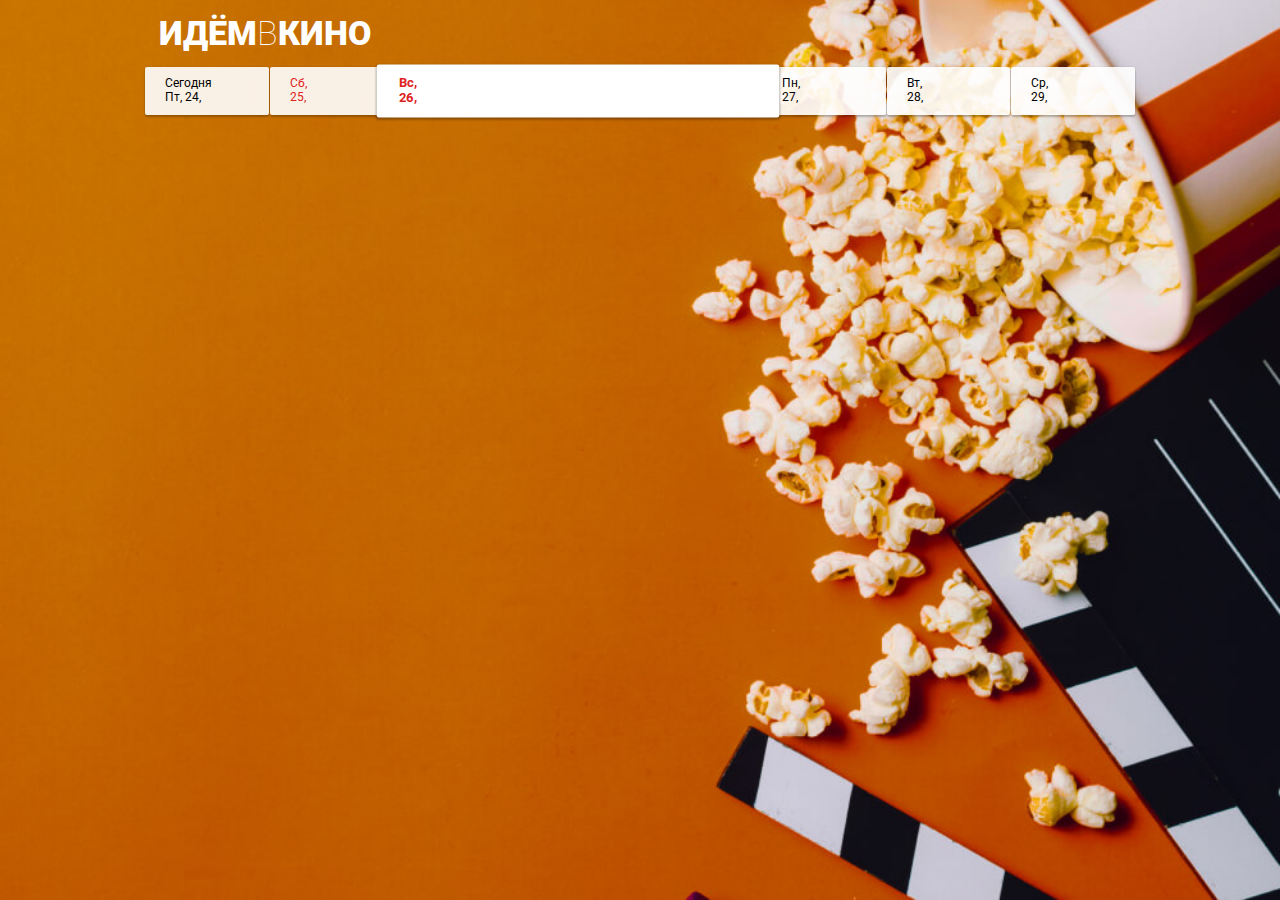
<file: index.html>
<!DOCTYPE html>
<html lang="ru">

<head>
  <meta charset="UTF-8">
  <meta name="viewport" content="width=device-width, initial-scale=1.0">
  <link href="https://cdn.jsdelivr.net/npm/bootstrap@5.0.2/dist/css/bootstrap.min.css" rel="stylesheet" integrity="sha384-EVSTQN3/azprG1Anm3QDgpJLIm9Nao0Yz1ztcQTwFspd3yD65VohhpuuCOmLASjC" crossorigin="anonymous">
  <script src="https://cdn.jsdelivr.net/npm/bootstrap@5.0.2/dist/js/bootstrap.bundle.min.js" integrity="sha384-MrcW6ZMFYlzcLA8Nl+NtUVF0sA7MsXsP1UyJoMp4YLEuNSfAP+JcXn/tWtIaxVXM" crossorigin="anonymous"></script>

  <meta http-equiv="X-UA-Compatible" content="ie=edge">
  <title>ИдёмВКино</title>
  <link rel="stylesheet" href="css/normalize.css">
  <link rel="stylesheet" href="css/styles.css">
  <link href="https://fonts.googleapis.com/css?family=Roboto:100,300,400,500,700,900&amp;subset=cyrillic,cyrillic-ext,latin-ext" rel="stylesheet">
</head>

<body>
  <header class="page-header">
    <h1 class="page-header__title">Идём<span>в</span>кино</h1>
  </header>
  
  <nav class="page-nav">
    <a class="page-nav__day page-nav__day_today" href="#">
      <span class="page-nav__day-week">Пн</span><span class="page-nav__day-number">31</span>
    </a>
    <a class="page-nav__day" href="#">
      <span class="page-nav__day-week">Вт</span><span class="page-nav__day-number">1</span>
    </a>
    <a class="page-nav__day page-nav__day_chosen" href="#">
      <span class="page-nav__day-week">Ср</span><span class="page-nav__day-number">2</span>
    </a>
    <a class="page-nav__day" href="#">
      <span class="page-nav__day-week">Чт</span><span class="page-nav__day-number">3</span>
    </a>
    <a class="page-nav__day" href="#">
      <span class="page-nav__day-week">Пт</span><span class="page-nav__day-number">4</span>
    </a>
    <a class="page-nav__day page-nav__day_weekend" href="#">
      <span class="page-nav__day-week">Сб</span><span class="page-nav__day-number">5</span>
    </a>
  </nav>
  
  <main>
   <!--   <section class="movie">
      <div class="movie__info">
        <div class="movie__poster">
          <img class="movie__poster-image" alt="Звёздные войны постер" src="i/poster1.jpg">
        </div>
        <div class="movie__description">
          <h2 class="movie__title">Звёздные войны XXIII: Атака клонированных клонов</h2>
          <p class="movie__synopsis">Две сотни лет назад малороссийские хутора разоряла шайка нехристей-ляхов во главе с могущественным колдуном.</p>
          <p class="movie__data">
            <span class="movie__data-duration">130 минут</span>
            <span class="movie__data-origin">США</span>
          </p>
        </div>
      </div>  
      
      <div class="movie-seances__hall">
        <h3 class="movie-seances__hall-title">Зал 1</h3>
        <ul class="movie-seances__list">
          <li class="movie-seances__time-block"><a class="movie-seances__time" href="hall.html">10:20</a></li>
          <li class="movie-seances__time-block"><a class="movie-seances__time" href="hall.html">14:10</a></li>
          <li class="movie-seances__time-block"><a class="movie-seances__time" href="hall.html">18:40</a></li>
          <li class="movie-seances__time-block"><a class="movie-seances__time" href="hall.html">22:00</a></li>
        </ul>
      </div>
      <div class="movie-seances__hall">
        <h3 class="movie-seances__hall-title">Зал 2</h3>
        <ul class="movie-seances__list">
          <li class="movie-seances__time-block"><a class="movie-seances__time" href="hall.html">11:15</a></li>
          <li class="movie-seances__time-block"><a class="movie-seances__time" href="hall.html">14:40</a></li>
          <li class="movie-seances__time-block"><a class="movie-seances__time" href="hall.html">16:00</a></li>
          <li class="movie-seances__time-block"><a class="movie-seances__time" href="hall.html">18:30</a></li>
          <li class="movie-seances__time-block"><a class="movie-seances__time" href="hall.html">21:00</a></li>
          <li class="movie-seances__time-block"><a class="movie-seances__time" href="hall.html">23:30</a></li>     
        </ul>
      </div>      
    </section>
    
    <section class="movie">
      <div class="movie__info">      
        <div class="movie__poster">
          <img class="movie__poster-image" alt="Альфа постер" src="i/poster2.jpg">
        </div>
        <div class="movie__description">        
          <h2 class="movie__title">Альфа</h2>
          <p class="movie__synopsis">20 тысяч лет назад Земля была холодным и неуютным местом, в котором смерть подстерегала человека на каждом шагу.</p>
          <p class="movie__data">
            <span class="movie__data-duration">96 минут</span>
            <span class="movie__data-origin">Франция</span>
          </p>
        </div>    
      </div>  
      <div class="movie-seances__hall">
        <h3 class="movie-seances__hall-title">Зал 1</h3>
        <ul class="movie-seances__list">
          <li class="movie-seances__time-block"><a class="movie-seances__time" href="hall.html">10:20</a></li>
          <li class="movie-seances__time-block"><a class="movie-seances__time" href="hall.html">14:10</a></li>
          <li class="movie-seances__time-block"><a class="movie-seances__time" href="hall.html">18:40</a></li>
          <li class="movie-seances__time-block"><a class="movie-seances__time" href="hall.html">22:00</a></li>
        </ul>
      </div>
      <div class="movie-seances__hall">
        <h3 class="movie-seances__hall-title">Зал 2</h3>
        <ul class="movie-seances__list">
          <li class="movie-seances__time-block"><a class="movie-seances__time" href="hall.html">11:15</a></li>
          <li class="movie-seances__time-block"><a class="movie-seances__time" href="hall.html">14:40</a></li>
          <li class="movie-seances__time-block"><a class="movie-seances__time" href="hall.html">16:00</a></li>
          <li class="movie-seances__time-block"><a class="movie-seances__time" href="hall.html">18:30</a></li>
          <li class="movie-seances__time-block"><a class="movie-seances__time" href="hall.html">21:00</a></li>
          <li class="movie-seances__time-block"><a class="movie-seances__time" href="hall.html">23:30</a></li>     
        </ul>
      </div>      
    </section>   
    
    <section class="movie">
      <div class="movie__info">      
        <div class="movie__poster">
          <img class="movie__poster-image" alt="Хищник постер" src="i/poster2.jpg">
        </div>
        <div class="movie__description">        
          <h2 class="movie__title">Хищник</h2>
          <p class="movie__synopsis">Самые опасные хищники Вселенной, прибыв из глубин космоса, высаживаются на улицах маленького городка, чтобы начать свою кровавую охоту. Генетически модернизировав себя с помощью ДНК других видов, охотники стали ещё сильнее, умнее и беспощаднее.</p>
          <p class="movie__data">
            <span class="movie__data-duration">101 минута</span>
            <span class="movie__data-origin">Канада, США</span>
          </p>
        </div>    
      </div>  
      <div class="movie-seances__hall">
        <h3 class="movie-seances__hall-title">Зал 1</h3>
        <ul class="movie-seances__list">
          <li class="movie-seances__time-block"><a class="movie-seances__time" href="hall.html">09:00</a></li>
          <li class="movie-seances__time-block"><a class="movie-seances__time" href="hall.html">10:10</a></li>
          <li class="movie-seances__time-block"><a class="movie-seances__time" href="hall.html">12:55</a></li>
          <li class="movie-seances__time-block"><a class="movie-seances__time" href="hall.html">14:15</a></li>
          <li class="movie-seances__time-block"><a class="movie-seances__time" href="hall.html">14:50</a></li>
          <li class="movie-seances__time-block"><a class="movie-seances__time" href="hall.html">16:30</a></li>
          <li class="movie-seances__time-block"><a class="movie-seances__time" href="hall.html">18:00</a></li>
          <li class="movie-seances__time-block"><a class="movie-seances__time" href="hall.html">18:50</a></li>
          <li class="movie-seances__time-block"><a class="movie-seances__time" href="hall.html">19:50</a></li>
          <li class="movie-seances__time-block"><a class="movie-seances__time" href="hall.html">20:55</a></li>
          <li class="movie-seances__time-block"><a class="movie-seances__time" href="hall.html">22:00</a></li>
        </ul>
      </div>     
    </section>     --> 
  </main>
  <script src="js/createRequest.js"></script>
  <script src="js/index.js" defer></script>
 </body>
</html>
</file>
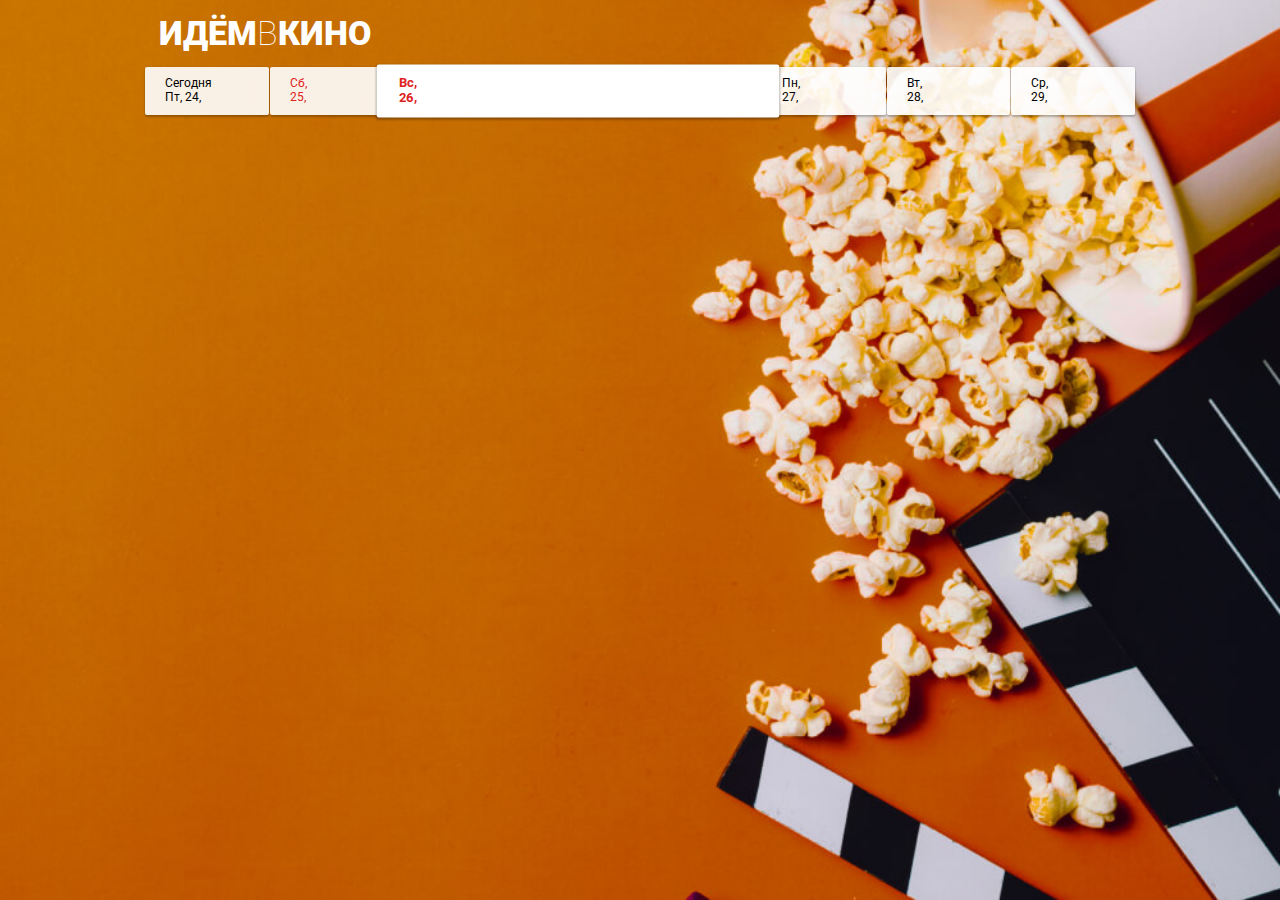
<file: sources/client/index.html>
<!DOCTYPE html>
<html lang="ru">

<head>
  <meta charset="UTF-8">
  <meta name="viewport" content="width=device-width, initial-scale=1.0">
  <link href="https://cdn.jsdelivr.net/npm/bootstrap@5.0.2/dist/css/bootstrap.min.css" rel="stylesheet" integrity="sha384-EVSTQN3/azprG1Anm3QDgpJLIm9Nao0Yz1ztcQTwFspd3yD65VohhpuuCOmLASjC" crossorigin="anonymous">
  <script src="https://cdn.jsdelivr.net/npm/bootstrap@5.0.2/dist/js/bootstrap.bundle.min.js" integrity="sha384-MrcW6ZMFYlzcLA8Nl+NtUVF0sA7MsXsP1UyJoMp4YLEuNSfAP+JcXn/tWtIaxVXM" crossorigin="anonymous"></script>

  <meta http-equiv="X-UA-Compatible" content="ie=edge">
  <title>ИдёмВКино</title>
  <link rel="stylesheet" href="css/normalize.css">
  <link rel="stylesheet" href="css/styles.css">
  <link href="https://fonts.googleapis.com/css?family=Roboto:100,300,400,500,700,900&amp;subset=cyrillic,cyrillic-ext,latin-ext" rel="stylesheet">
</head>

<body>
  <header class="page-header">
    <h1 class="page-header__title">Идём<span>в</span>кино</h1>
  </header>
  
  <nav class="page-nav">
    <a class="page-nav__day page-nav__day_today" href="#">
      <span class="page-nav__day-week">Пн</span><span class="page-nav__day-number">31</span>
    </a>
    <a class="page-nav__day" href="#">
      <span class="page-nav__day-week">Вт</span><span class="page-nav__day-number">1</span>
    </a>
    <a class="page-nav__day page-nav__day_chosen" href="#">
      <span class="page-nav__day-week">Ср</span><span class="page-nav__day-number">2</span>
    </a>
    <a class="page-nav__day" href="#">
      <span class="page-nav__day-week">Чт</span><span class="page-nav__day-number">3</span>
    </a>
    <a class="page-nav__day" href="#">
      <span class="page-nav__day-week">Пт</span><span class="page-nav__day-number">4</span>
    </a>
    <a class="page-nav__day page-nav__day_weekend" href="#">
      <span class="page-nav__day-week">Сб</span><span class="page-nav__day-number">5</span>
    </a>
  </nav>
  
  <main>
   <!--   <section class="movie">
      <div class="movie__info">
        <div class="movie__poster">
          <img class="movie__poster-image" alt="Звёздные войны постер" src="i/poster1.jpg">
        </div>
        <div class="movie__description">
          <h2 class="movie__title">Звёздные войны XXIII: Атака клонированных клонов</h2>
          <p class="movie__synopsis">Две сотни лет назад малороссийские хутора разоряла шайка нехристей-ляхов во главе с могущественным колдуном.</p>
          <p class="movie__data">
            <span class="movie__data-duration">130 минут</span>
            <span class="movie__data-origin">США</span>
          </p>
        </div>
      </div>  
      
      <div class="movie-seances__hall">
        <h3 class="movie-seances__hall-title">Зал 1</h3>
        <ul class="movie-seances__list">
          <li class="movie-seances__time-block"><a class="movie-seances__time" href="hall.html">10:20</a></li>
          <li class="movie-seances__time-block"><a class="movie-seances__time" href="hall.html">14:10</a></li>
          <li class="movie-seances__time-block"><a class="movie-seances__time" href="hall.html">18:40</a></li>
          <li class="movie-seances__time-block"><a class="movie-seances__time" href="hall.html">22:00</a></li>
        </ul>
      </div>
      <div class="movie-seances__hall">
        <h3 class="movie-seances__hall-title">Зал 2</h3>
        <ul class="movie-seances__list">
          <li class="movie-seances__time-block"><a class="movie-seances__time" href="hall.html">11:15</a></li>
          <li class="movie-seances__time-block"><a class="movie-seances__time" href="hall.html">14:40</a></li>
          <li class="movie-seances__time-block"><a class="movie-seances__time" href="hall.html">16:00</a></li>
          <li class="movie-seances__time-block"><a class="movie-seances__time" href="hall.html">18:30</a></li>
          <li class="movie-seances__time-block"><a class="movie-seances__time" href="hall.html">21:00</a></li>
          <li class="movie-seances__time-block"><a class="movie-seances__time" href="hall.html">23:30</a></li>     
        </ul>
      </div>      
    </section>
    
    <section class="movie">
      <div class="movie__info">      
        <div class="movie__poster">
          <img class="movie__poster-image" alt="Альфа постер" src="i/poster2.jpg">
        </div>
        <div class="movie__description">        
          <h2 class="movie__title">Альфа</h2>
          <p class="movie__synopsis">20 тысяч лет назад Земля была холодным и неуютным местом, в котором смерть подстерегала человека на каждом шагу.</p>
          <p class="movie__data">
            <span class="movie__data-duration">96 минут</span>
            <span class="movie__data-origin">Франция</span>
          </p>
        </div>    
      </div>  
      <div class="movie-seances__hall">
        <h3 class="movie-seances__hall-title">Зал 1</h3>
        <ul class="movie-seances__list">
          <li class="movie-seances__time-block"><a class="movie-seances__time" href="hall.html">10:20</a></li>
          <li class="movie-seances__time-block"><a class="movie-seances__time" href="hall.html">14:10</a></li>
          <li class="movie-seances__time-block"><a class="movie-seances__time" href="hall.html">18:40</a></li>
          <li class="movie-seances__time-block"><a class="movie-seances__time" href="hall.html">22:00</a></li>
        </ul>
      </div>
      <div class="movie-seances__hall">
        <h3 class="movie-seances__hall-title">Зал 2</h3>
        <ul class="movie-seances__list">
          <li class="movie-seances__time-block"><a class="movie-seances__time" href="hall.html">11:15</a></li>
          <li class="movie-seances__time-block"><a class="movie-seances__time" href="hall.html">14:40</a></li>
          <li class="movie-seances__time-block"><a class="movie-seances__time" href="hall.html">16:00</a></li>
          <li class="movie-seances__time-block"><a class="movie-seances__time" href="hall.html">18:30</a></li>
          <li class="movie-seances__time-block"><a class="movie-seances__time" href="hall.html">21:00</a></li>
          <li class="movie-seances__time-block"><a class="movie-seances__time" href="hall.html">23:30</a></li>     
        </ul>
      </div>      
    </section>   
    
    <section class="movie">
      <div class="movie__info">      
        <div class="movie__poster">
          <img class="movie__poster-image" alt="Хищник постер" src="i/poster2.jpg">
        </div>
        <div class="movie__description">        
          <h2 class="movie__title">Хищник</h2>
          <p class="movie__synopsis">Самые опасные хищники Вселенной, прибыв из глубин космоса, высаживаются на улицах маленького городка, чтобы начать свою кровавую охоту. Генетически модернизировав себя с помощью ДНК других видов, охотники стали ещё сильнее, умнее и беспощаднее.</p>
          <p class="movie__data">
            <span class="movie__data-duration">101 минута</span>
            <span class="movie__data-origin">Канада, США</span>
          </p>
        </div>    
      </div>  
      <div class="movie-seances__hall">
        <h3 class="movie-seances__hall-title">Зал 1</h3>
        <ul class="movie-seances__list">
          <li class="movie-seances__time-block"><a class="movie-seances__time" href="hall.html">09:00</a></li>
          <li class="movie-seances__time-block"><a class="movie-seances__time" href="hall.html">10:10</a></li>
          <li class="movie-seances__time-block"><a class="movie-seances__time" href="hall.html">12:55</a></li>
          <li class="movie-seances__time-block"><a class="movie-seances__time" href="hall.html">14:15</a></li>
          <li class="movie-seances__time-block"><a class="movie-seances__time" href="hall.html">14:50</a></li>
          <li class="movie-seances__time-block"><a class="movie-seances__time" href="hall.html">16:30</a></li>
          <li class="movie-seances__time-block"><a class="movie-seances__time" href="hall.html">18:00</a></li>
          <li class="movie-seances__time-block"><a class="movie-seances__time" href="hall.html">18:50</a></li>
          <li class="movie-seances__time-block"><a class="movie-seances__time" href="hall.html">19:50</a></li>
          <li class="movie-seances__time-block"><a class="movie-seances__time" href="hall.html">20:55</a></li>
          <li class="movie-seances__time-block"><a class="movie-seances__time" href="hall.html">22:00</a></li>
        </ul>
      </div>     
    </section>     --> 
  </main>
  <script src="createRequest.js"></script>
  <script src="index.js" defer></script>
 </body>
</html>
</file>
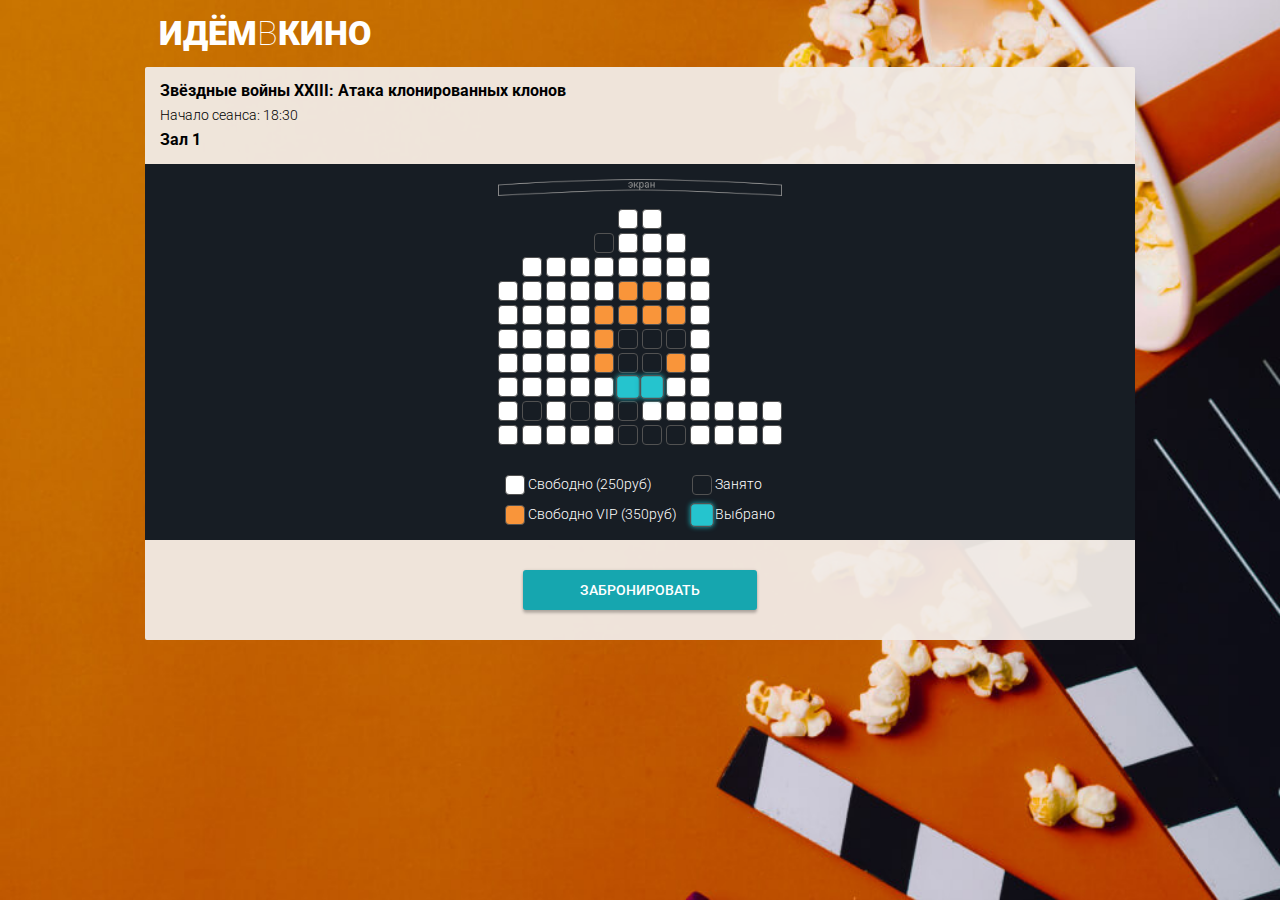
<file: hall.html>
<!DOCTYPE html>
<html lang="ru">

<head>
  <meta charset="UTF-8">
  <meta name="viewport" content="width=device-width, initial-scale=1.0">
  <meta http-equiv="X-UA-Compatible" content="ie=edge">
  <title>ИдёмВКино</title>
 
  

  <link rel="stylesheet" href="css/normalize.css">
  <link rel="stylesheet" href="css/styles.css">
  <link href="https://fonts.googleapis.com/css?family=Roboto:100,300,400,500,700,900&amp;subset=cyrillic,cyrillic-ext,latin-ext" rel="stylesheet">
</head>

<body>
  <header class="page-header">
    <h1 class="page-header__title">Идём<span>в</span>кино</h1>
  </header>
  
  <main>
    <section class="buying">
      <div class="buying__info">
        <div class="buying__info-description">
          <h2 class="buying__info-title">Звёздные войны XXIII: Атака клонированных клонов</h2>
          <p class="buying__info-start">Начало сеанса: 18:30</p>
          <p class="buying__info-hall">Зал 1</p>          
        </div>
        <div class="buying__info-hint">
          <p>Тапните дважды,<br>чтобы увеличить</p>
        </div>
      </div>
      <div class="conf-step">
        <div class="conf-step__wrapper">
          <div class="conf-step__row">
            <span class="conf-step__chair conf-step__chair_disabled"></span><span class="conf-step__chair conf-step__chair_disabled"></span>
            <span class="conf-step__chair conf-step__chair_disabled"></span><span class="conf-step__chair conf-step__chair_disabled"></span>
              <span class="conf-step__chair conf-step__chair_disabled"></span><span class="conf-step__chair conf-step__chair_standart"></span>
              <span class="conf-step__chair conf-step__chair_standart"></span><span class="conf-step__chair conf-step__chair_disabled"></span>
              <span class="conf-step__chair conf-step__chair_disabled"></span><span class="conf-step__chair conf-step__chair_disabled"></span>
            <span class="conf-step__chair conf-step__chair_disabled"></span><span class="conf-step__chair conf-step__chair_disabled"></span>
            </div>  

            <div class="conf-step__row">
              <span class="conf-step__chair conf-step__chair_disabled"></span><span class="conf-step__chair conf-step__chair_disabled"></span>
              <span class="conf-step__chair conf-step__chair_disabled"></span><span class="conf-step__chair conf-step__chair_disabled"></span>
              <span class="conf-step__chair conf-step__chair_taken"></span><span class="conf-step__chair conf-step__chair_standart"></span>
              <span class="conf-step__chair conf-step__chair_standart"></span><span class="conf-step__chair conf-step__chair_standart"></span>
              <span class="conf-step__chair conf-step__chair_disabled"></span><span class="conf-step__chair conf-step__chair_disabled"></span>
              <span class="conf-step__chair conf-step__chair_disabled"></span><span class="conf-step__chair conf-step__chair_disabled"></span>
            </div>  

            <div class="conf-step__row">
              <span class="conf-step__chair conf-step__chair_disabled"></span><span class="conf-step__chair conf-step__chair_standart"></span>
              <span class="conf-step__chair conf-step__chair_standart"></span><span class="conf-step__chair conf-step__chair_standart"></span>
              <span class="conf-step__chair conf-step__chair_standart"></span><span class="conf-step__chair conf-step__chair_standart"></span>
              <span class="conf-step__chair conf-step__chair_standart"></span><span class="conf-step__chair conf-step__chair_standart"></span>
              <span class="conf-step__chair conf-step__chair_standart"></span><span class="conf-step__chair conf-step__chair_disabled"></span>
              <span class="conf-step__chair conf-step__chair_disabled"></span><span class="conf-step__chair conf-step__chair_disabled"></span>
            </div>  

            <div class="conf-step__row">
              <span class="conf-step__chair conf-step__chair_standart"></span><span class="conf-step__chair conf-step__chair_standart"></span>
              <span class="conf-step__chair conf-step__chair_standart"></span><span class="conf-step__chair conf-step__chair_standart"></span>
              <span class="conf-step__chair conf-step__chair_standart"></span><span class="conf-step__chair conf-step__chair_vip"></span>
              <span class="conf-step__chair conf-step__chair_vip"></span><span class="conf-step__chair conf-step__chair_standart"></span>
              <span class="conf-step__chair conf-step__chair_standart"></span><span class="conf-step__chair conf-step__chair_disabled"></span>
              <span class="conf-step__chair conf-step__chair_disabled"></span><span class="conf-step__chair conf-step__chair_disabled"></span>
            </div>  

            <div class="conf-step__row">
              <span class="conf-step__chair conf-step__chair_standart"></span><span class="conf-step__chair conf-step__chair_standart"></span>
              <span class="conf-step__chair conf-step__chair_standart"></span><span class="conf-step__chair conf-step__chair_standart"></span>
              <span class="conf-step__chair conf-step__chair_vip"></span><span class="conf-step__chair conf-step__chair_vip"></span>
              <span class="conf-step__chair conf-step__chair_vip"></span><span class="conf-step__chair conf-step__chair_vip"></span>
              <span class="conf-step__chair conf-step__chair_standart"></span><span class="conf-step__chair conf-step__chair_disabled"></span>
              <span class="conf-step__chair conf-step__chair_disabled"></span><span class="conf-step__chair conf-step__chair_disabled"></span>
            </div>  

            <div class="conf-step__row">
              <span class="conf-step__chair conf-step__chair_standart"></span><span class="conf-step__chair conf-step__chair_standart"></span>
              <span class="conf-step__chair conf-step__chair_standart"></span><span class="conf-step__chair conf-step__chair_standart"></span>
              <span class="conf-step__chair conf-step__chair_vip"></span><span class="conf-step__chair conf-step__chair_taken"></span>
              <span class="conf-step__chair conf-step__chair_taken"></span><span class="conf-step__chair conf-step__chair_taken"></span>
              <span class="conf-step__chair conf-step__chair_standart"></span><span class="conf-step__chair conf-step__chair_disabled"></span>
              <span class="conf-step__chair conf-step__chair_disabled"></span><span class="conf-step__chair conf-step__chair_disabled"></span>
            </div>  

            <div class="conf-step__row">
              <span class="conf-step__chair conf-step__chair_standart"></span><span class="conf-step__chair conf-step__chair_standart"></span>
              <span class="conf-step__chair conf-step__chair_standart"></span><span class="conf-step__chair conf-step__chair_standart"></span>
              <span class="conf-step__chair conf-step__chair_vip"></span><span class="conf-step__chair conf-step__chair_taken"></span>
              <span class="conf-step__chair conf-step__chair_taken"></span><span class="conf-step__chair conf-step__chair_vip"></span>
              <span class="conf-step__chair conf-step__chair_standart"></span><span class="conf-step__chair conf-step__chair_disabled"></span>
              <span class="conf-step__chair conf-step__chair_disabled"></span><span class="conf-step__chair conf-step__chair_disabled"></span>
            </div>  

            <div class="conf-step__row">
              <span class="conf-step__chair conf-step__chair_standart"></span><span class="conf-step__chair conf-step__chair_standart"></span>
              <span class="conf-step__chair conf-step__chair_standart"></span><span class="conf-step__chair conf-step__chair_standart"></span>
              <span class="conf-step__chair conf-step__chair_standart"></span><span class="conf-step__chair conf-step__chair_selected"></span>
              <span class="conf-step__chair conf-step__chair_selected"></span><span class="conf-step__chair conf-step__chair_standart"></span>
              <span class="conf-step__chair conf-step__chair_standart"></span><span class="conf-step__chair conf-step__chair_disabled"></span>
              <span class="conf-step__chair conf-step__chair_disabled"></span><span class="conf-step__chair conf-step__chair_disabled"></span>
            </div>  

            <div class="conf-step__row">
              <span class="conf-step__chair conf-step__chair_standart"></span><span class="conf-step__chair conf-step__chair_taken"></span>
              <span class="conf-step__chair conf-step__chair_standart"></span><span class="conf-step__chair conf-step__chair_taken"></span>
              <span class="conf-step__chair conf-step__chair_standart"></span><span class="conf-step__chair conf-step__chair_taken"></span>
              <span class="conf-step__chair conf-step__chair_standart"></span><span class="conf-step__chair conf-step__chair_standart"></span>
              <span class="conf-step__chair conf-step__chair_standart"></span><span class="conf-step__chair conf-step__chair_standart"></span>
              <span class="conf-step__chair conf-step__chair_standart"></span><span class="conf-step__chair conf-step__chair_standart"></span>
            </div>  

            <div class="conf-step__row">
              <span class="conf-step__chair conf-step__chair_standart"></span><span class="conf-step__chair conf-step__chair_standart"></span>
              <span class="conf-step__chair conf-step__chair_standart"></span><span class="conf-step__chair conf-step__chair_standart"></span>
              <span class="conf-step__chair conf-step__chair_standart"></span><span class="conf-step__chair conf-step__chair_taken"></span>
              <span class="conf-step__chair conf-step__chair_taken"></span><span class="conf-step__chair conf-step__chair_taken"></span>
              <span class="conf-step__chair conf-step__chair_standart"></span><span class="conf-step__chair conf-step__chair_standart"></span>
              <span class="conf-step__chair conf-step__chair_standart"></span><span class="conf-step__chair conf-step__chair_standart"></span>
            </div>
        </div>
        <div class="conf-step__legend">
          <div class="col">
            <p class="conf-step__legend-price"><span class="conf-step__chair conf-step__chair_standart"></span> Свободно (<span class="conf-step__legend-value price-standart">250</span>руб)</p>
            <p class="conf-step__legend-price"><span class="conf-step__chair conf-step__chair_vip"></span> Свободно VIP (<span class="conf-step__legend-value price-vip">350</span>руб)</p>            
          </div>
          <div class="col">
            <p class="conf-step__legend-price"><span class="conf-step__chair conf-step__chair_taken"></span> Занято</p>
            <p class="conf-step__legend-price"><span class="conf-step__chair conf-step__chair_selected"></span> Выбрано</p>                    
          </div>
        </div>
      </div>
      <button class="acceptin-button"  >Забронировать</button>
    </section>     
  </main>
  <script src="js/createRequest.js"></script>
  <script src="js/hall.js" defer></script>
</body>
</html>
</file>
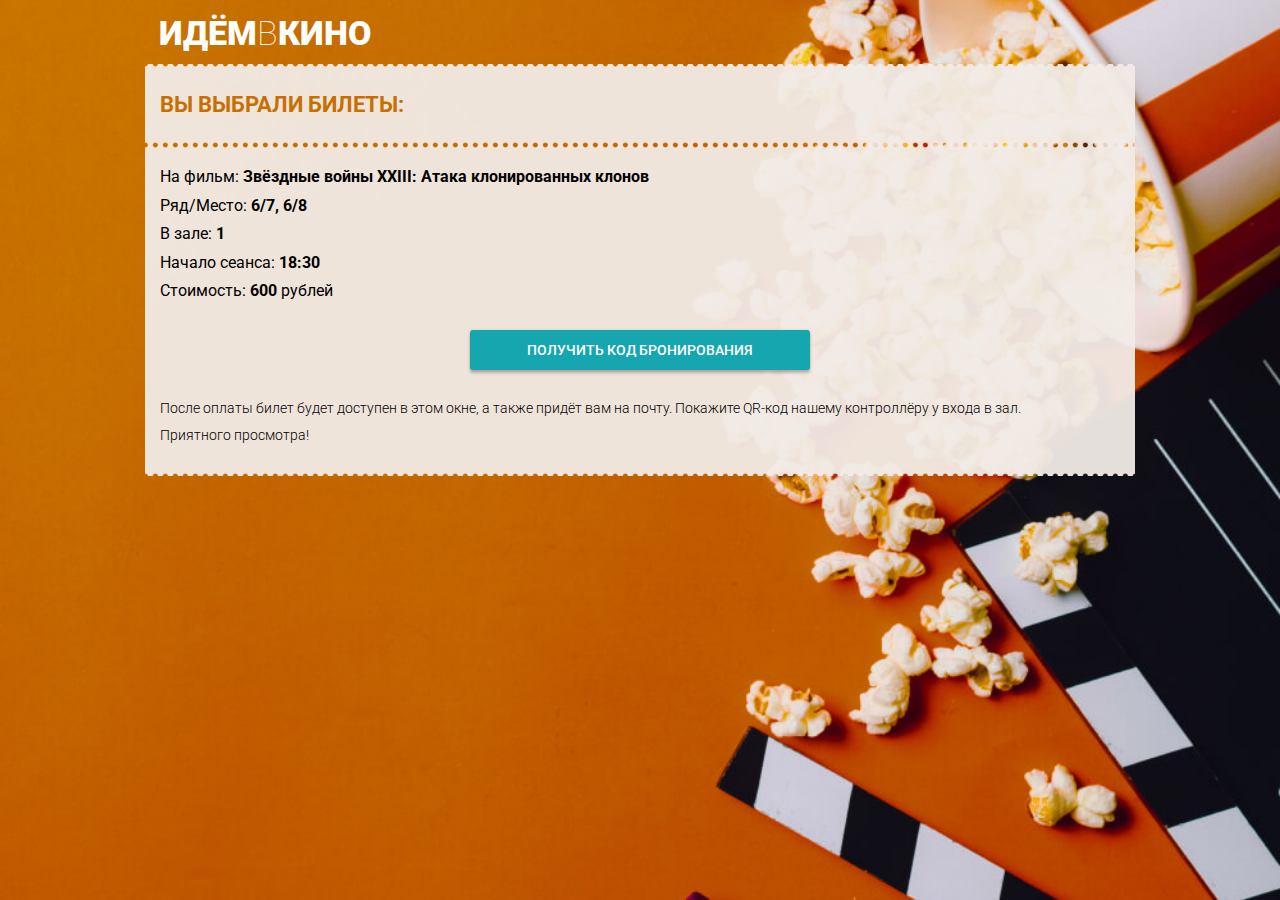
<file: payment.html>
<!DOCTYPE html>
<html lang="ru">

<head>
  <meta charset="UTF-8">
  <meta name="viewport" content="width=device-width, initial-scale=1.0">
  <meta http-equiv="X-UA-Compatible" content="ie=edge">
  <title>ИдёмВКино</title>
 
  <link rel="stylesheet" href="css/normalize.css">
  <link rel="stylesheet" href="css/styles.css">
  <link href="https://fonts.googleapis.com/css?family=Roboto:100,300,400,500,700,900&amp;subset=cyrillic,cyrillic-ext,latin-ext" rel="stylesheet">
</head>

<body>
  <header class="page-header">
    <h1 class="page-header__title">Идём<span>в</span>кино</h1>
  </header>
  
  <main>
    <section class="ticket">
      
      <header class="tichet__check">
        <h2 class="ticket__check-title">Вы выбрали билеты:</h2>
      </header>
      
      <div class="ticket__info-wrapper">
        <p class="ticket__info">На фильм: <span class="ticket__details ticket__title">Звёздные войны XXIII: Атака клонированных клонов</span></p>
        <p class="ticket__info">Ряд/Место: <span class="ticket__details ticket__chairs">6/7, 6/8</span></p>
        <p class="ticket__info">В зале: <span class="ticket__details ticket__hall">1</span></p>
        <p class="ticket__info">Начало сеанса: <span class="ticket__details ticket__start">18:30</span></p>
        <p class="ticket__info">Стоимость: <span class="ticket__details ticket__cost">600</span> рублей</p>

        <button class="acceptin-button" onclick="location.href='ticket.html'" >Получить код бронирования</button>

        <p class="ticket__hint">После оплаты билет будет доступен в этом окне, а также придёт вам на почту. Покажите QR-код нашему контроллёру у входа в зал.</p>
        <p class="ticket__hint">Приятного просмотра!</p>
      </div>
    </section>     
  </main>
  <script src="js/createRequest.js"></script>
   <script src="js/payment.js" defer></script> 
  </body>
</html>
</file>
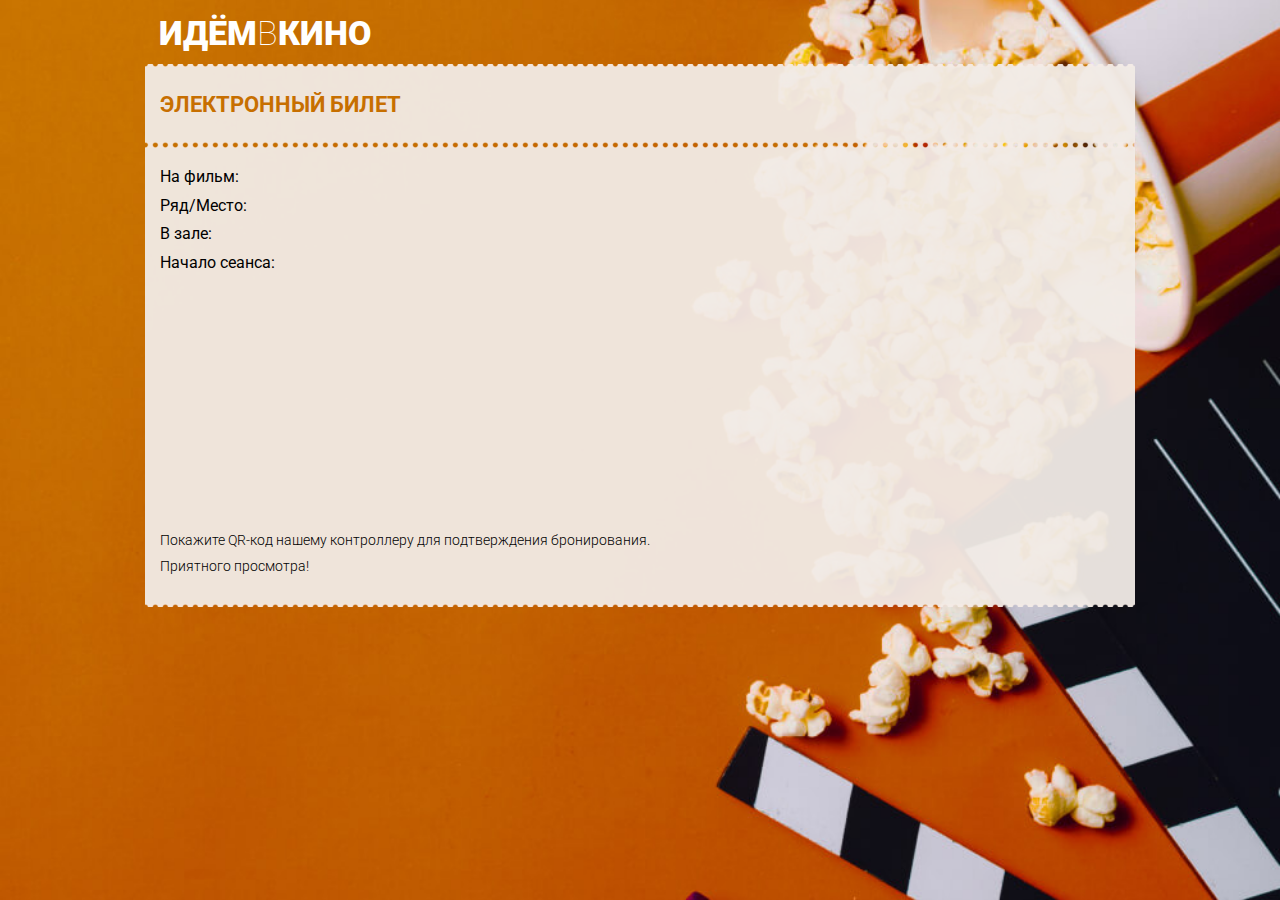
<file: ticket.html>
<!DOCTYPE html>
<html lang="ru">

<head>
  <meta charset="UTF-8">
  <meta name="viewport" content="width=device-width, initial-scale=1.0">
  <meta http-equiv="X-UA-Compatible" content="ie=edge">
  <title>ИдёмВКино</title>
  <link rel="stylesheet" href="css/normalize.css">
  <link rel="stylesheet" href="css/styles.css">
  <link href="https://fonts.googleapis.com/css?family=Roboto:100,300,400,500,700,900&amp;subset=cyrillic,cyrillic-ext,latin-ext" rel="stylesheet">
  
 
</head>

<body>
  <header class="page-header">
    <h1 class="page-header__title">Идём<span>в</span>кино</h1>
  </header>
  
  <main>
    <section class="ticket">
      
      <header class="tichet__check">
        <h2 class="ticket__check-title">Электронный билет</h2>
      </header>
      
      <div class="ticket__info-wrapper">
        <p class="ticket__info">На фильм: <span class="ticket__details ticket__title"></span></p>
        <p class="ticket__info">Ряд/Место: <span class="ticket__details ticket__chairs"></span></p>
        <p class="ticket__info">В зале: <span class="ticket__details ticket__hall"></span></p>
        <p class="ticket__info">Начало сеанса: <span class="ticket__details ticket__start"></span></p>

        <div class="ticket__info-qr"></div>
       

        <p class="ticket__hint">Покажите QR-код нашему контроллеру для подтверждения бронирования.</p>
        <p class="ticket__hint">Приятного просмотра!</p>
      </div>
    </section>     
  </main>
  <script src="js/createRequest.js"></script>
  <script src="js/ticket.js" defer></script> 
  <script src="js/QRCreator.js" defer></script> 
  
</body>
</html>
</file>
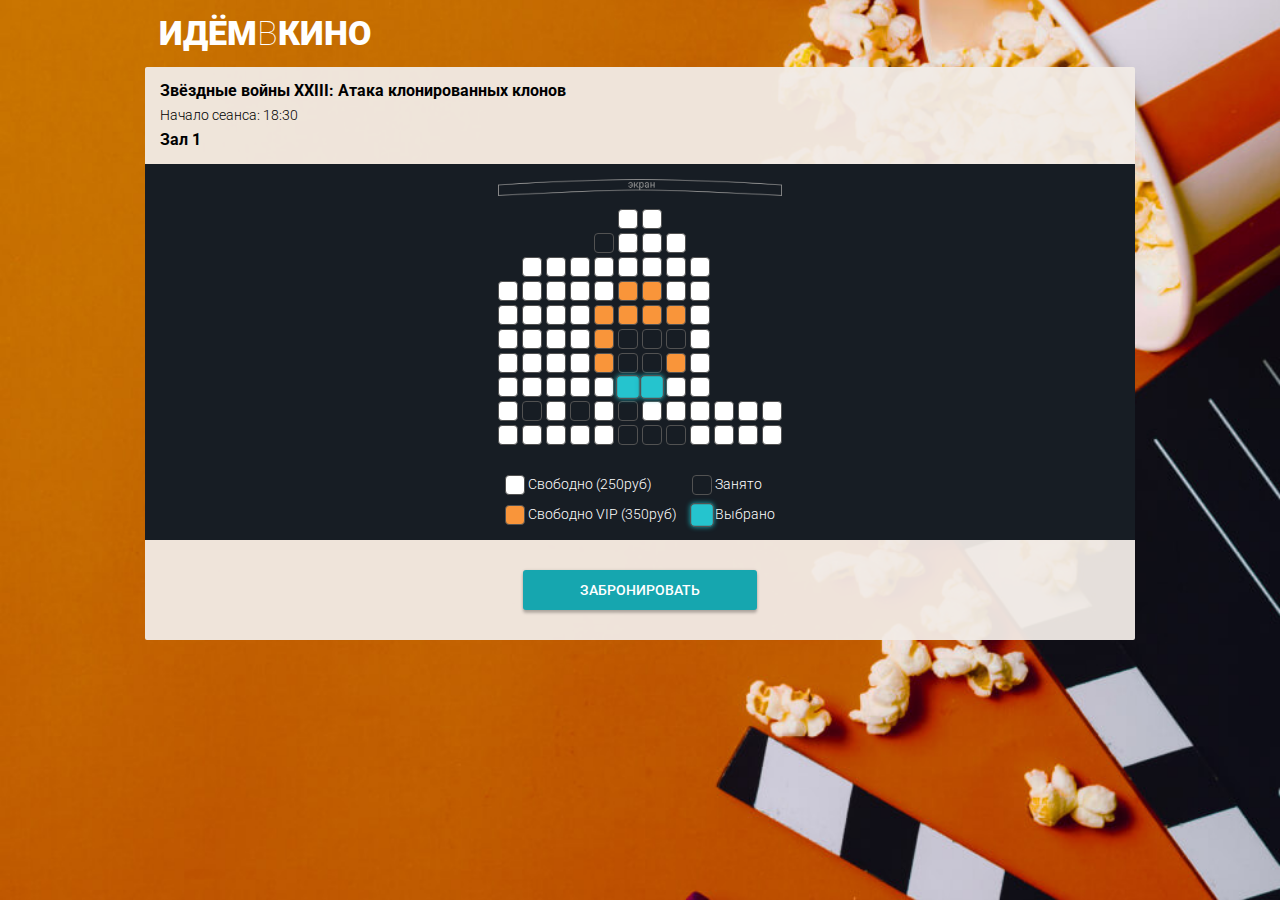
<file: sources/client/hall.html>
<!DOCTYPE html>
<html lang="ru">

<head>
  <meta charset="UTF-8">
  <meta name="viewport" content="width=device-width, initial-scale=1.0">
  <meta http-equiv="X-UA-Compatible" content="ie=edge">
  <title>ИдёмВКино</title>
  
  <script src="hall.js" defer></script>

  <link rel="stylesheet" href="css/normalize.css">
  <link rel="stylesheet" href="css/styles.css">
  <link href="https://fonts.googleapis.com/css?family=Roboto:100,300,400,500,700,900&amp;subset=cyrillic,cyrillic-ext,latin-ext" rel="stylesheet">
</head>

<body>
  <header class="page-header">
    <h1 class="page-header__title">Идём<span>в</span>кино</h1>
  </header>
  
  <main>
    <section class="buying">
      <div class="buying__info">
        <div class="buying__info-description">
          <h2 class="buying__info-title">Звёздные войны XXIII: Атака клонированных клонов</h2>
          <p class="buying__info-start">Начало сеанса: 18:30</p>
          <p class="buying__info-hall">Зал 1</p>          
        </div>
        <div class="buying__info-hint">
          <p>Тапните дважды,<br>чтобы увеличить</p>
        </div>
      </div>
      <div class="conf-step">
        <div class="conf-step__wrapper">
          <div class="conf-step__row">
            <span class="conf-step__chair conf-step__chair_disabled"></span><span class="conf-step__chair conf-step__chair_disabled"></span>
            <span class="conf-step__chair conf-step__chair_disabled"></span><span class="conf-step__chair conf-step__chair_disabled"></span>
              <span class="conf-step__chair conf-step__chair_disabled"></span><span class="conf-step__chair conf-step__chair_standart"></span>
              <span class="conf-step__chair conf-step__chair_standart"></span><span class="conf-step__chair conf-step__chair_disabled"></span>
              <span class="conf-step__chair conf-step__chair_disabled"></span><span class="conf-step__chair conf-step__chair_disabled"></span>
            <span class="conf-step__chair conf-step__chair_disabled"></span><span class="conf-step__chair conf-step__chair_disabled"></span>
            </div>  

            <div class="conf-step__row">
              <span class="conf-step__chair conf-step__chair_disabled"></span><span class="conf-step__chair conf-step__chair_disabled"></span>
              <span class="conf-step__chair conf-step__chair_disabled"></span><span class="conf-step__chair conf-step__chair_disabled"></span>
              <span class="conf-step__chair conf-step__chair_taken"></span><span class="conf-step__chair conf-step__chair_standart"></span>
              <span class="conf-step__chair conf-step__chair_standart"></span><span class="conf-step__chair conf-step__chair_standart"></span>
              <span class="conf-step__chair conf-step__chair_disabled"></span><span class="conf-step__chair conf-step__chair_disabled"></span>
              <span class="conf-step__chair conf-step__chair_disabled"></span><span class="conf-step__chair conf-step__chair_disabled"></span>
            </div>  

            <div class="conf-step__row">
              <span class="conf-step__chair conf-step__chair_disabled"></span><span class="conf-step__chair conf-step__chair_standart"></span>
              <span class="conf-step__chair conf-step__chair_standart"></span><span class="conf-step__chair conf-step__chair_standart"></span>
              <span class="conf-step__chair conf-step__chair_standart"></span><span class="conf-step__chair conf-step__chair_standart"></span>
              <span class="conf-step__chair conf-step__chair_standart"></span><span class="conf-step__chair conf-step__chair_standart"></span>
              <span class="conf-step__chair conf-step__chair_standart"></span><span class="conf-step__chair conf-step__chair_disabled"></span>
              <span class="conf-step__chair conf-step__chair_disabled"></span><span class="conf-step__chair conf-step__chair_disabled"></span>
            </div>  

            <div class="conf-step__row">
              <span class="conf-step__chair conf-step__chair_standart"></span><span class="conf-step__chair conf-step__chair_standart"></span>
              <span class="conf-step__chair conf-step__chair_standart"></span><span class="conf-step__chair conf-step__chair_standart"></span>
              <span class="conf-step__chair conf-step__chair_standart"></span><span class="conf-step__chair conf-step__chair_vip"></span>
              <span class="conf-step__chair conf-step__chair_vip"></span><span class="conf-step__chair conf-step__chair_standart"></span>
              <span class="conf-step__chair conf-step__chair_standart"></span><span class="conf-step__chair conf-step__chair_disabled"></span>
              <span class="conf-step__chair conf-step__chair_disabled"></span><span class="conf-step__chair conf-step__chair_disabled"></span>
            </div>  

            <div class="conf-step__row">
              <span class="conf-step__chair conf-step__chair_standart"></span><span class="conf-step__chair conf-step__chair_standart"></span>
              <span class="conf-step__chair conf-step__chair_standart"></span><span class="conf-step__chair conf-step__chair_standart"></span>
              <span class="conf-step__chair conf-step__chair_vip"></span><span class="conf-step__chair conf-step__chair_vip"></span>
              <span class="conf-step__chair conf-step__chair_vip"></span><span class="conf-step__chair conf-step__chair_vip"></span>
              <span class="conf-step__chair conf-step__chair_standart"></span><span class="conf-step__chair conf-step__chair_disabled"></span>
              <span class="conf-step__chair conf-step__chair_disabled"></span><span class="conf-step__chair conf-step__chair_disabled"></span>
            </div>  

            <div class="conf-step__row">
              <span class="conf-step__chair conf-step__chair_standart"></span><span class="conf-step__chair conf-step__chair_standart"></span>
              <span class="conf-step__chair conf-step__chair_standart"></span><span class="conf-step__chair conf-step__chair_standart"></span>
              <span class="conf-step__chair conf-step__chair_vip"></span><span class="conf-step__chair conf-step__chair_taken"></span>
              <span class="conf-step__chair conf-step__chair_taken"></span><span class="conf-step__chair conf-step__chair_taken"></span>
              <span class="conf-step__chair conf-step__chair_standart"></span><span class="conf-step__chair conf-step__chair_disabled"></span>
              <span class="conf-step__chair conf-step__chair_disabled"></span><span class="conf-step__chair conf-step__chair_disabled"></span>
            </div>  

            <div class="conf-step__row">
              <span class="conf-step__chair conf-step__chair_standart"></span><span class="conf-step__chair conf-step__chair_standart"></span>
              <span class="conf-step__chair conf-step__chair_standart"></span><span class="conf-step__chair conf-step__chair_standart"></span>
              <span class="conf-step__chair conf-step__chair_vip"></span><span class="conf-step__chair conf-step__chair_taken"></span>
              <span class="conf-step__chair conf-step__chair_taken"></span><span class="conf-step__chair conf-step__chair_vip"></span>
              <span class="conf-step__chair conf-step__chair_standart"></span><span class="conf-step__chair conf-step__chair_disabled"></span>
              <span class="conf-step__chair conf-step__chair_disabled"></span><span class="conf-step__chair conf-step__chair_disabled"></span>
            </div>  

            <div class="conf-step__row">
              <span class="conf-step__chair conf-step__chair_standart"></span><span class="conf-step__chair conf-step__chair_standart"></span>
              <span class="conf-step__chair conf-step__chair_standart"></span><span class="conf-step__chair conf-step__chair_standart"></span>
              <span class="conf-step__chair conf-step__chair_standart"></span><span class="conf-step__chair conf-step__chair_selected"></span>
              <span class="conf-step__chair conf-step__chair_selected"></span><span class="conf-step__chair conf-step__chair_standart"></span>
              <span class="conf-step__chair conf-step__chair_standart"></span><span class="conf-step__chair conf-step__chair_disabled"></span>
              <span class="conf-step__chair conf-step__chair_disabled"></span><span class="conf-step__chair conf-step__chair_disabled"></span>
            </div>  

            <div class="conf-step__row">
              <span class="conf-step__chair conf-step__chair_standart"></span><span class="conf-step__chair conf-step__chair_taken"></span>
              <span class="conf-step__chair conf-step__chair_standart"></span><span class="conf-step__chair conf-step__chair_taken"></span>
              <span class="conf-step__chair conf-step__chair_standart"></span><span class="conf-step__chair conf-step__chair_taken"></span>
              <span class="conf-step__chair conf-step__chair_standart"></span><span class="conf-step__chair conf-step__chair_standart"></span>
              <span class="conf-step__chair conf-step__chair_standart"></span><span class="conf-step__chair conf-step__chair_standart"></span>
              <span class="conf-step__chair conf-step__chair_standart"></span><span class="conf-step__chair conf-step__chair_standart"></span>
            </div>  

            <div class="conf-step__row">
              <span class="conf-step__chair conf-step__chair_standart"></span><span class="conf-step__chair conf-step__chair_standart"></span>
              <span class="conf-step__chair conf-step__chair_standart"></span><span class="conf-step__chair conf-step__chair_standart"></span>
              <span class="conf-step__chair conf-step__chair_standart"></span><span class="conf-step__chair conf-step__chair_taken"></span>
              <span class="conf-step__chair conf-step__chair_taken"></span><span class="conf-step__chair conf-step__chair_taken"></span>
              <span class="conf-step__chair conf-step__chair_standart"></span><span class="conf-step__chair conf-step__chair_standart"></span>
              <span class="conf-step__chair conf-step__chair_standart"></span><span class="conf-step__chair conf-step__chair_standart"></span>
            </div>
        </div>
        <div class="conf-step__legend">
          <div class="col">
            <p class="conf-step__legend-price"><span class="conf-step__chair conf-step__chair_standart"></span> Свободно (<span class="conf-step__legend-value price-standart">250</span>руб)</p>
            <p class="conf-step__legend-price"><span class="conf-step__chair conf-step__chair_vip"></span> Свободно VIP (<span class="conf-step__legend-value price-vip">350</span>руб)</p>            
          </div>
          <div class="col">
            <p class="conf-step__legend-price"><span class="conf-step__chair conf-step__chair_taken"></span> Занято</p>
            <p class="conf-step__legend-price"><span class="conf-step__chair conf-step__chair_selected"></span> Выбрано</p>                    
          </div>
        </div>
      </div>
      <button class="acceptin-button"  >Забронировать</button>
    </section>     
  </main>
  <script src="createRequest.js"></script>
</body>
</html>
</file>
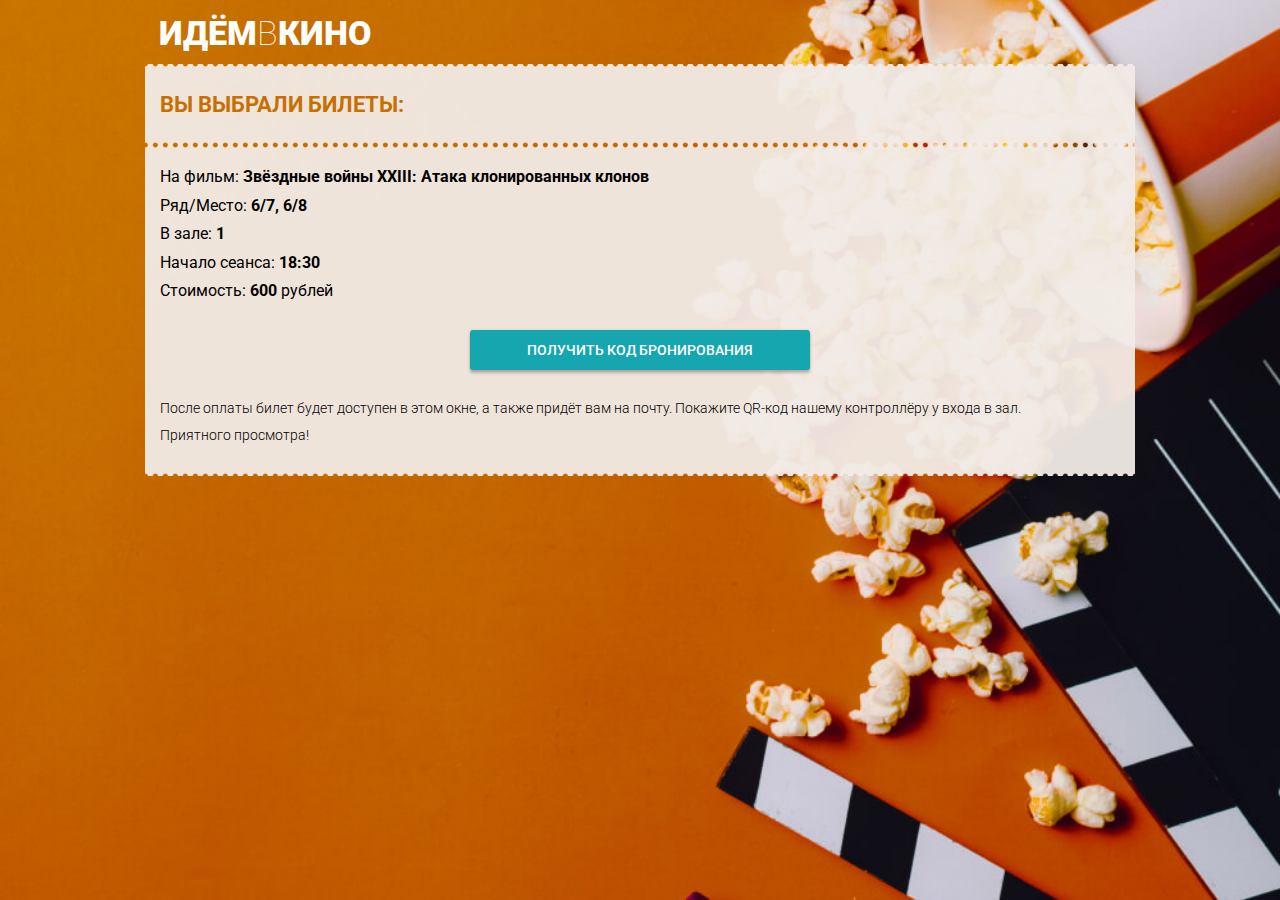
<file: sources/client/payment.html>
<!DOCTYPE html>
<html lang="ru">

<head>
  <meta charset="UTF-8">
  <meta name="viewport" content="width=device-width, initial-scale=1.0">
  <meta http-equiv="X-UA-Compatible" content="ie=edge">
  <title>ИдёмВКино</title>
  <script src="payment.js" defer></script> 
  <link rel="stylesheet" href="css/normalize.css">
  <link rel="stylesheet" href="css/styles.css">
  <link href="https://fonts.googleapis.com/css?family=Roboto:100,300,400,500,700,900&amp;subset=cyrillic,cyrillic-ext,latin-ext" rel="stylesheet">
</head>

<body>
  <header class="page-header">
    <h1 class="page-header__title">Идём<span>в</span>кино</h1>
  </header>
  
  <main>
    <section class="ticket">
      
      <header class="tichet__check">
        <h2 class="ticket__check-title">Вы выбрали билеты:</h2>
      </header>
      
      <div class="ticket__info-wrapper">
        <p class="ticket__info">На фильм: <span class="ticket__details ticket__title">Звёздные войны XXIII: Атака клонированных клонов</span></p>
        <p class="ticket__info">Ряд/Место: <span class="ticket__details ticket__chairs">6/7, 6/8</span></p>
        <p class="ticket__info">В зале: <span class="ticket__details ticket__hall">1</span></p>
        <p class="ticket__info">Начало сеанса: <span class="ticket__details ticket__start">18:30</span></p>
        <p class="ticket__info">Стоимость: <span class="ticket__details ticket__cost">600</span> рублей</p>

        <button class="acceptin-button" onclick="location.href='ticket.html'" >Получить код бронирования</button>

        <p class="ticket__hint">После оплаты билет будет доступен в этом окне, а также придёт вам на почту. Покажите QR-код нашему контроллёру у входа в зал.</p>
        <p class="ticket__hint">Приятного просмотра!</p>
      </div>
    </section>     
  </main>
  <script src="createRequest.js"></script>
</body>
</html>
</file>
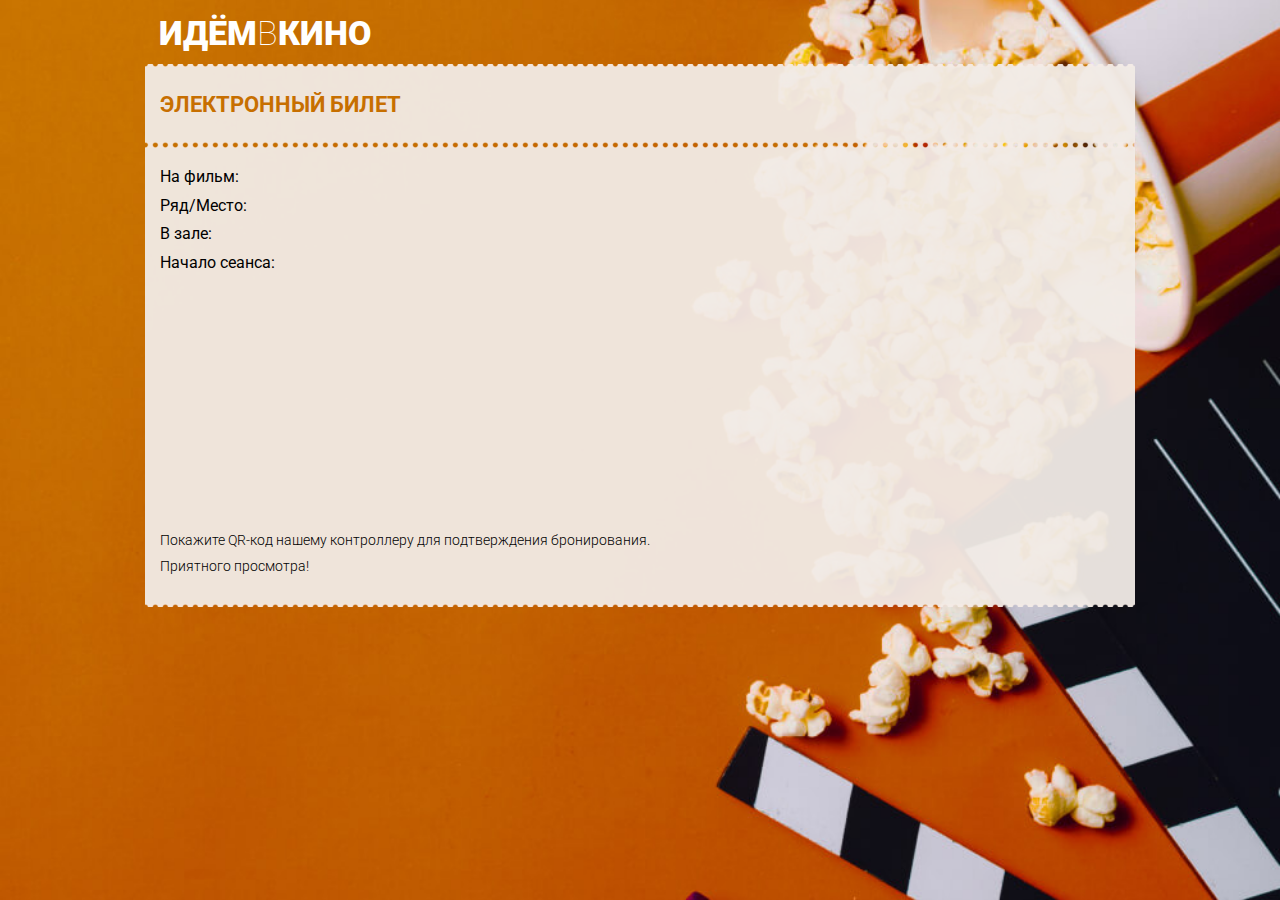
<file: sources/client/ticket.html>
<!DOCTYPE html>
<html lang="ru">

<head>
  <meta charset="UTF-8">
  <meta name="viewport" content="width=device-width, initial-scale=1.0">
  <meta http-equiv="X-UA-Compatible" content="ie=edge">
  <title>ИдёмВКино</title>
  <link rel="stylesheet" href="css/normalize.css">
  <link rel="stylesheet" href="css/styles.css">
  <link href="https://fonts.googleapis.com/css?family=Roboto:100,300,400,500,700,900&amp;subset=cyrillic,cyrillic-ext,latin-ext" rel="stylesheet">
  <script src="ticket.js" defer></script> 
  <script src="QRCreator.js" defer></script> 
</head>

<body>
  <header class="page-header">
    <h1 class="page-header__title">Идём<span>в</span>кино</h1>
  </header>
  
  <main>
    <section class="ticket">
      
      <header class="tichet__check">
        <h2 class="ticket__check-title">Электронный билет</h2>
      </header>
      
      <div class="ticket__info-wrapper">
        <p class="ticket__info">На фильм: <span class="ticket__details ticket__title"></span></p>
        <p class="ticket__info">Ряд/Место: <span class="ticket__details ticket__chairs"></span></p>
        <p class="ticket__info">В зале: <span class="ticket__details ticket__hall"></span></p>
        <p class="ticket__info">Начало сеанса: <span class="ticket__details ticket__start"></span></p>

        <div class="ticket__info-qr"></div>
       

        <p class="ticket__hint">Покажите QR-код нашему контроллеру для подтверждения бронирования.</p>
        <p class="ticket__hint">Приятного просмотра!</p>
      </div>
    </section>     
  </main>
  <script src="createRequest.js"></script>
</body>
</html>
</file>
<file: css/styles.css>
@charset "UTF-8";
* {
  margin: 0;
  padding: 0;
  box-sizing: border-box;
}

html {
  font-family: "Roboto", sans-serif;
  font-size: 62.5%;
}

body {
  background-image: url("../i/background.jpg");
  background-size: cover;
  background-attachment: fixed;
  background-position: right;
}

.page-header {
  padding: 1.4rem;
}

.page-header__title {
  margin: 0;
  font-weight: 900;
  font-size: 3.4rem;
  color: #FFFFFF;
  text-transform: uppercase;
}
.page-header__title span {
  font-weight: 100;
}

/* ~~~~~~~~~~~~ Главная ~~~~~~~~~~~~ */
.page-nav {
  position: sticky;
  top: 2px;
  padding-bottom: 1rem;
  display: flex;
  flex-wrap: nowrap;
  align-items: stretch;
  color: #000000;
  z-index: 10;
}
.page-nav .page-nav__day {
  flex-basis: calc(100% / 8);
  font-size: 1.2rem;
  padding: 1rem;
  background: rgba(255, 255, 255, 0.9);
  box-shadow: 0px 2px 2px rgba(0, 0, 0, 0.24), 0px 0px 2px rgba(0, 0, 0, 0.12);
  border-radius: 2px;
  text-decoration: none;
  color: #000000;
}
.page-nav .page-nav__day + .page-nav__day {
  margin-left: 1px;
}
.page-nav .page-nav__day .page-nav__day-week::after {
  content: ',';
}
.page-nav .page-nav__day .page-nav__day-number::before {
  content: ' ';
}
.page-nav .page-nav__day .page-nav__day-week, .page-nav .page-nav__day .page-nav__day-number {
  display: block;
}
.page-nav .page-nav__day_chosen {
  flex-grow: 1;
  background-color: #FFFFFF;
  font-weight: 700;
  transform: scale(1.1);
}
.page-nav .page-nav__day_weekend {
  color: #DE2121;
}
.page-nav .page-nav__day_next {
  text-align: center;
}
.page-nav .page-nav__day_next::before {
  content: '>';
  font-family: monospace;
  font-weight: 700;
  font-size: 2.4rem;
}
.page-nav .page-nav__day_today .page-nav__day-week::before {
  content: 'Сегодня';
  display: block;
}
.page-nav .page-nav__day_today .page-nav__day-week, .page-nav .page-nav__day_today .page-nav__day-number {
  display: inline;
}

.movie {
  position: relative;
  padding: 1.5rem;
  margin-top: 3rem;
  background: rgba(241, 235, 230, 0.95);
  color: #000000;
}

@media(max-width: 320px) {
  .movie .movie__info {
    display: flex;
    flex-direction: column;
  }
  .movie .movie__poster {
    position: relative;
    height: auto;
    width: 50%;
    margin: auto;
    /*    left: 1.5rem;
        top: -1.5rem;*/
  }
  .movie .movie__poster .movie__poster-image {
    position: relative;
    top: -3rem;
    height: auto;
    width: 100%;
  }
  .movie .movie__description {
    flex-grow: 1;
    padding-left: 0;
    margin-bottom: 3rem;
  }
}




.movie .movie__info {
  display: flex;
}
.movie .movie__poster {
  position: relative;
  width: 12.5rem;
  height: 17.5rem;
  /*    left: 1.5rem;
      top: -1.5rem;*/
}
.movie .movie__poster .movie__poster-image {
  position: relative;
  top: -3rem;
  width: 12.5rem;
  height: 17.5rem;
}
.movie .movie__poster::after {
  content: '';
  display: block;
  position: absolute;
  right: -0.7rem;
  top: -3rem;
  border: 1.5rem solid transparent;
  border-bottom: 0 solid transparent;
  border-right: 0 solid transparent;
  border-left: 0.7rem solid #772720;
}
.movie .movie__description {
  flex-grow: 1;
  padding-left: 1.5rem;
}
.movie .movie__title {
  font-weight: 700;
  font-size: 1.6rem;
}
.movie .movie__synopsis {
  font-size: 1.4rem;
  margin-top: 1rem;
}
.movie .movie__data {
  font-size: 1.4rem;
  font-weight: 300;
  margin-top: 1rem;
}
.movie .movie-seances__hall + .movie-seances__hall {
  margin-top: 2rem;
}
.movie .movie-seances__hall .movie-seances__hall-title {
  font-weight: 700;
  font-size: 1.6rem;
}
.movie .movie-seances__hall .movie-seances__list {
  margin-top: 0.7rem;
  font-size: 0;
}
.movie .movie-seances__hall .movie-seances__time-block {
  display: inline-block;
  margin-bottom: 4px;
}
.movie .movie-seances__hall .movie-seances__time-block:nth-last-of-type(n + 1) {
  margin-right: 4px;
}
.movie .movie-seances__hall .movie-seances__time {
  display: block;
  padding: 8px;
  box-shadow: 0px 2px 2px rgba(0, 0, 0, 0.24), 0px 0px 2px rgba(0, 0, 0, 0.12);
  border-radius: 2px;
  background-color: #FFFFFF;
  color: #000000;
  text-decoration: none;
  font-size: 1.5rem;
}

/* ~~~~~~~~~~~~ Кинозал ~~~~~~~~~~~~ */
.acceptin-button {
  display: block;
  margin: 3rem auto 0;
  box-shadow: 0px 3px 3px rgba(0, 0, 0, 0.24), 0px 0px 3px rgba(0, 0, 0, 0.12);
  border-radius: 3px;
  border: none;
  padding: 12px 57px;
  text-transform: uppercase;
  font-weight: 500;
  font-size: 1.4rem;
  background-color: #16A6AF;
  color: #FFFFFF;
}

.buying {
  background-color: rgba(241, 235, 230, 0.95);
  padding-bottom: 3rem;
}

.buying__info {
  display: flex;
  align-items: center;
  justify-content: space-between;
  padding: 1.5rem;
}
.buying__info .buying__info-description {
  padding-right: 1.5rem;
}
.buying__info .buying__info-title, .buying__info .buying__info-hall {
  font-size: 1.6rem;
  font-weight: 700;
}
.buying__info .buying__info-start {
  font-size: 1.4rem;
  font-weight: 300;
  margin: 0.7rem 0;
}
.buying__info .buying__info-hint {
  position: relative;
  font-weight: 300;
  font-size: 1.4rem;
  text-align: center;
}
.buying__info .buying__info-hint p {
  position: relative;
  width: 10rem;
}
.buying__info .buying__info-hint p::before {
  content: '';
  position: absolute;
  left: -1rem;
  top: calc(50% - 1.6rem);
  display: block;
  width: 2.4rem;
  height: 3.2rem;
  background-image: url(../i/hint.png);
  background-size: 2.4rem 3.2rem;
}

.conf-step {
  text-align: center;
  background-color: #171D24;
  padding: 1.5rem 3rem 1.5rem;
}

.conf-step__wrapper {
  font-size: 0;
  display: inline-block;
  background-image: url(../i/screen.png);
  background-position: top;
  background-repeat: no-repeat;
  background-size: 100%;
  padding-top: 3rem;
}
.conf-step__wrapper::before {
  content: '';
}

.conf-step__row + .conf-step__row {
  margin-top: 4px;
}

.conf-step__chair {
  display: inline-block;
  vertical-align: middle;
  width: 2rem;
  height: 2rem;
  border: 1px solid #525252;
  box-sizing: border-box;
  border-radius: 4px;
}
.conf-step__chair:not(:first-of-type) {
  margin-left: 4px;
}

.conf-step__chair_disabled {
  opacity: 0;
}

.conf-step__chair_standart {
  background-color: #FFFFFF;
}

.conf-step__chair_vip {
  background-color: #F9953A;
}

.conf-step__chair_taken {
  background-color: transparent;
}

.conf-step__chair_selected {
  background-color: #25C4CE;
  box-shadow: 0px 0px 4px #16A6AF;
  transform: scale(1.2);
}

.conf-step__legend {
  padding-top: 3rem;
  font-size: 1.4rem;
  font-weight: 300;
  color: #FFFFFF;
  display: flex;
  flex-wrap: nowrap;
  text-align: left;
}
.conf-step__legend .col {
  max-width: 25rem;
}
.conf-step__legend .col:first-of-type {
  padding-right: 1.5rem;
  margin-left: auto;
}
.conf-step__legend .col:last-of-type {
  margin-right: auto;
}
.conf-step__legend .conf-step__legend-price + .conf-step__legend-price {
  margin-top: 1rem;
}

/* ~~~~~~~~~~~~ Билет ~~~~~~~~~~~~ */
.tichet__check, .ticket__info-wrapper {
  padding-left: 1.5rem;
  padding-right: 1.5rem;
  background-color: rgba(241, 235, 230, 0.95);
}

.tichet__check {
  position: relative;
  padding-top: 2.5rem;
  padding-bottom: 2.5rem;
}
.tichet__check::before {
  content: '';
  display: block;
  position: absolute;
  top: -3px;
  left: 0;
  right: 0;
  height: 3px;
  background-image: url(../i/border-top.png);
  background-size: 10px 3px;
}
.tichet__check::after {
  content: '';
  display: block;
  position: absolute;
  bottom: -3px;
  left: 0;
  right: 0;
  height: 3px;
  background-image: url(../i/border-bottom.png);
  background-size: 10px 3px;
}

.ticket__info-wrapper {
  position: relative;
  margin-top: 6px;
  padding-top: 2rem;
  padding-bottom: 3rem;
}
.ticket__info-wrapper::before {
  content: '';
  display: block;
  position: absolute;
  top: -3px;
  left: 0;
  right: 0;
  height: 3px;
  background-image: url(../i/border-top.png);
  background-size: 10px 3px;
}
.ticket__info-wrapper::after {
  content: '';
  display: block;
  position: absolute;
  bottom: -3px;
  left: 0;
  right: 0;
  height: 3px;
  background-image: url(../i/border-bottom.png);
  background-size: 10px 3px;
}

.ticket__check-title {
  font-weight: 700;
  font-size: 2.2rem;
  text-transform: uppercase;
  color: #C76F00;
}

.ticket__info {
  font-size: 1.6rem;
  color: #000000;
}
.ticket__info + .ticket__info {
  margin-top: 1rem;
}

.ticket__details {
  font-weight: 700;
}

.ticket__hint {
  font-weight: 300;
  font-size: 1.4rem;
  margin-top: 3rem;
}
.ticket__hint + .ticket__hint {
  margin-top: 1rem;
}

.ticket__info-qr {
  display: block;
  margin: 3rem auto 0;
  width: 20rem;
  height: 20rem;
}

@media screen and (min-width: 479px) {
  .page-nav .page-nav__day {
    padding: 1rem 2rem;
  }
}
@media screen and (min-width: 990px) {
  .page-header, nav, main {
    width: 990px;
    margin: auto;
  }

  .movie, .buying {
    border-radius: 2px;
  }

  .buying__info-hint {
    display: none;
  }
}

/*================================================================*/

.movie .movie-seances__hall .acceptin-button-disabled {
 background-color: #888888;
 pointer-events: none
}

.acceptin-button:disabled {
  background-color: #888888;
  pointer-events: none
 }
</file>
<file: sources/client/css/styles.css>
@charset "UTF-8";
* {
  margin: 0;
  padding: 0;
  box-sizing: border-box;
}

html {
  font-family: "Roboto", sans-serif;
  font-size: 62.5%;
}

body {
  background-image: url("../i/background.jpg");
  background-size: cover;
  background-attachment: fixed;
  background-position: right;
}

.page-header {
  padding: 1.4rem;
}

.page-header__title {
  margin: 0;
  font-weight: 900;
  font-size: 3.4rem;
  color: #FFFFFF;
  text-transform: uppercase;
}
.page-header__title span {
  font-weight: 100;
}

/* ~~~~~~~~~~~~ Главная ~~~~~~~~~~~~ */
.page-nav {
  position: sticky;
  top: 2px;
  padding-bottom: 1rem;
  display: flex;
  flex-wrap: nowrap;
  align-items: stretch;
  color: #000000;
  z-index: 10;
}
.page-nav .page-nav__day {
  flex-basis: calc(100% / 8);
  font-size: 1.2rem;
  padding: 1rem;
  background: rgba(255, 255, 255, 0.9);
  box-shadow: 0px 2px 2px rgba(0, 0, 0, 0.24), 0px 0px 2px rgba(0, 0, 0, 0.12);
  border-radius: 2px;
  text-decoration: none;
  color: #000000;
}
.page-nav .page-nav__day + .page-nav__day {
  margin-left: 1px;
}
.page-nav .page-nav__day .page-nav__day-week::after {
  content: ',';
}
.page-nav .page-nav__day .page-nav__day-number::before {
  content: ' ';
}
.page-nav .page-nav__day .page-nav__day-week, .page-nav .page-nav__day .page-nav__day-number {
  display: block;
}
.page-nav .page-nav__day_chosen {
  flex-grow: 1;
  background-color: #FFFFFF;
  font-weight: 700;
  transform: scale(1.1);
}
.page-nav .page-nav__day_weekend {
  color: #DE2121;
}
.page-nav .page-nav__day_next {
  text-align: center;
}
.page-nav .page-nav__day_next::before {
  content: '>';
  font-family: monospace;
  font-weight: 700;
  font-size: 2.4rem;
}
.page-nav .page-nav__day_today .page-nav__day-week::before {
  content: 'Сегодня';
  display: block;
}
.page-nav .page-nav__day_today .page-nav__day-week, .page-nav .page-nav__day_today .page-nav__day-number {
  display: inline;
}

.movie {
  position: relative;
  padding: 1.5rem;
  margin-top: 3rem;
  background: rgba(241, 235, 230, 0.95);
  color: #000000;
}
.movie .movie__info {
  display: flex;
  flex-direction: column;
}
.movie .movie__poster {
  position: relative;
  height: auto;
  width: 50%;
  margin: auto;
  /*    left: 1.5rem;
      top: -1.5rem;*/
}
.movie .movie__poster .movie__poster-image {
  position: relative;
  top: -3rem;
  height: auto;
  width: 100%;
  
}
.movie .movie__poster::after {
  content: '';
  display: block;
  position: absolute;
  right: -0.7rem;
  top: -3rem;
  border: 1.5rem solid transparent;
  border-bottom: 0 solid transparent;
  border-right: 0 solid transparent;
  border-left: 0.7rem solid #772720;
}
.movie .movie__description {
  flex-grow: 1;
  padding-left: 0;
  margin-bottom: 3rem;
}
.movie .movie__title {
  font-weight: 700;
  font-size: 1.6rem;
}
.movie .movie__synopsis {
  font-size: 1.4rem;
  margin-top: 1rem;
}
.movie .movie__data {
  font-size: 1.4rem;
  font-weight: 300;
  margin-top: 1rem;
}
.movie .movie-seances__hall + .movie-seances__hall {
  margin-top: 2rem;
}
.movie .movie-seances__hall .movie-seances__hall-title {
  font-weight: 700;
  font-size: 1.6rem;
}
.movie .movie-seances__hall .movie-seances__list {
  margin-top: 0.7rem;
  font-size: 0;
}
.movie .movie-seances__hall .movie-seances__time-block {
  display: inline-block;
  margin-bottom: 4px;
}
.movie .movie-seances__hall .movie-seances__time-block:nth-last-of-type(n + 1) {
  margin-right: 4px;
}
.movie .movie-seances__hall .movie-seances__time {
  display: block;
  padding: 8px;
  box-shadow: 0px 2px 2px rgba(0, 0, 0, 0.24), 0px 0px 2px rgba(0, 0, 0, 0.12);
  border-radius: 2px;
  background-color: #FFFFFF;
  color: #000000;
  text-decoration: none;
  font-size: 1.5rem;
}

/* ~~~~~~~~~~~~ Кинозал ~~~~~~~~~~~~ */
.acceptin-button {
  display: block;
  margin: 3rem auto 0;
  box-shadow: 0px 3px 3px rgba(0, 0, 0, 0.24), 0px 0px 3px rgba(0, 0, 0, 0.12);
  border-radius: 3px;
  border: none;
  padding: 12px 57px;
  text-transform: uppercase;
  font-weight: 500;
  font-size: 1.4rem;
  background-color: #16A6AF;
  color: #FFFFFF;
}

.buying {
  background-color: rgba(241, 235, 230, 0.95);
  padding-bottom: 3rem;
}

.buying__info {
  display: flex;
  align-items: center;
  justify-content: space-between;
  padding: 1.5rem;
}
.buying__info .buying__info-description {
  padding-right: 1.5rem;
}
.buying__info .buying__info-title, .buying__info .buying__info-hall {
  font-size: 1.6rem;
  font-weight: 700;
}
.buying__info .buying__info-start {
  font-size: 1.4rem;
  font-weight: 300;
  margin: 0.7rem 0;
}
.buying__info .buying__info-hint {
  position: relative;
  font-weight: 300;
  font-size: 1.4rem;
  text-align: center;
}
.buying__info .buying__info-hint p {
  position: relative;
  width: 10rem;
}
.buying__info .buying__info-hint p::before {
  content: '';
  position: absolute;
  left: -1rem;
  top: calc(50% - 1.6rem);
  display: block;
  width: 2.4rem;
  height: 3.2rem;
  background-image: url(../i/hint.png);
  background-size: 2.4rem 3.2rem;
}

.conf-step {
  text-align: center;
  background-color: #171D24;
  padding: 1.5rem 3rem 1.5rem;
}

.conf-step__wrapper {
  font-size: 0;
  display: inline-block;
  background-image: url(../i/screen.png);
  background-position: top;
  background-repeat: no-repeat;
  background-size: 100%;
  padding-top: 3rem;
}
.conf-step__wrapper::before {
  content: '';
}

.conf-step__row + .conf-step__row {
  margin-top: 4px;
}

.conf-step__chair {
  display: inline-block;
  vertical-align: middle;
  width: 2rem;
  height: 2rem;
  border: 1px solid #525252;
  box-sizing: border-box;
  border-radius: 4px;
}
.conf-step__chair:not(:first-of-type) {
  margin-left: 4px;
}

.conf-step__chair_disabled {
  opacity: 0;
}

.conf-step__chair_standart {
  background-color: #FFFFFF;
}

.conf-step__chair_vip {
  background-color: #F9953A;
}

.conf-step__chair_taken {
  background-color: transparent;
}

.conf-step__chair_selected {
  background-color: #25C4CE;
  box-shadow: 0px 0px 4px #16A6AF;
  transform: scale(1.2);
}

.conf-step__legend {
  padding-top: 3rem;
  font-size: 1.4rem;
  font-weight: 300;
  color: #FFFFFF;
  display: flex;
  flex-wrap: nowrap;
  text-align: left;
}
.conf-step__legend .col {
  max-width: 25rem;
}
.conf-step__legend .col:first-of-type {
  padding-right: 1.5rem;
  margin-left: auto;
}
.conf-step__legend .col:last-of-type {
  margin-right: auto;
}
.conf-step__legend .conf-step__legend-price + .conf-step__legend-price {
  margin-top: 1rem;
}

/* ~~~~~~~~~~~~ Билет ~~~~~~~~~~~~ */
.tichet__check, .ticket__info-wrapper {
  padding-left: 1.5rem;
  padding-right: 1.5rem;
  background-color: rgba(241, 235, 230, 0.95);
}

.tichet__check {
  position: relative;
  padding-top: 2.5rem;
  padding-bottom: 2.5rem;
}
.tichet__check::before {
  content: '';
  display: block;
  position: absolute;
  top: -3px;
  left: 0;
  right: 0;
  height: 3px;
  background-image: url(../i/border-top.png);
  background-size: 10px 3px;
}
.tichet__check::after {
  content: '';
  display: block;
  position: absolute;
  bottom: -3px;
  left: 0;
  right: 0;
  height: 3px;
  background-image: url(../i/border-bottom.png);
  background-size: 10px 3px;
}

.ticket__info-wrapper {
  position: relative;
  margin-top: 6px;
  padding-top: 2rem;
  padding-bottom: 3rem;
}
.ticket__info-wrapper::before {
  content: '';
  display: block;
  position: absolute;
  top: -3px;
  left: 0;
  right: 0;
  height: 3px;
  background-image: url(../i/border-top.png);
  background-size: 10px 3px;
}
.ticket__info-wrapper::after {
  content: '';
  display: block;
  position: absolute;
  bottom: -3px;
  left: 0;
  right: 0;
  height: 3px;
  background-image: url(../i/border-bottom.png);
  background-size: 10px 3px;
}

.ticket__check-title {
  font-weight: 700;
  font-size: 2.2rem;
  text-transform: uppercase;
  color: #C76F00;
}

.ticket__info {
  font-size: 1.6rem;
  color: #000000;
}
.ticket__info + .ticket__info {
  margin-top: 1rem;
}

.ticket__details {
  font-weight: 700;
}

.ticket__hint {
  font-weight: 300;
  font-size: 1.4rem;
  margin-top: 3rem;
}
.ticket__hint + .ticket__hint {
  margin-top: 1rem;
}

.ticket__info-qr {
  display: block;
  margin: 3rem auto 0;
  width: 20rem;
  height: 20rem;
}

@media screen and (min-width: 479px) {
  .page-nav .page-nav__day {
    padding: 1rem 2rem;
  }
}
@media screen and (min-width: 990px) {
  .page-header, nav, main {
    width: 990px;
    margin: auto;
  }

  .movie, .buying {
    border-radius: 2px;
  }

  .buying__info-hint {
    display: none;
  }
}

/*================================================================*/

.movie .movie-seances__hall .acceptin-button-disabled {
 background-color: #888888;
 pointer-events: none
}

.acceptin-button:disabled {
  background-color: #888888;
  pointer-events: none
 }
</file>
